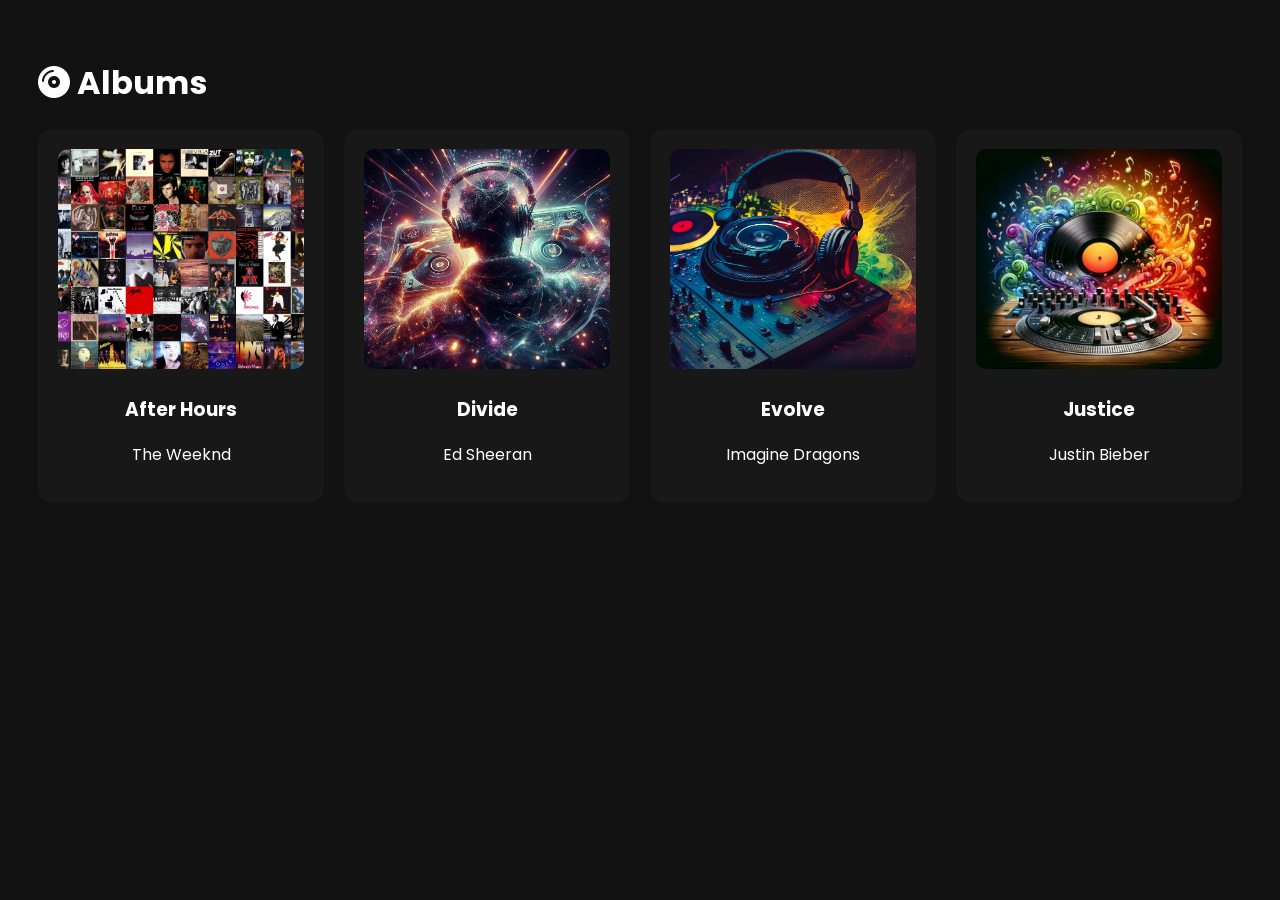
<file: albums.html>
<!DOCTYPE html>
<html lang="en">
<head>
<meta charset="UTF-8">
<meta name="viewport" content="width=device-width, initial-scale=1.0">
<title>Albums</title>

<link rel="stylesheet" href="css/albums.css">
<link rel="stylesheet" href="https://cdnjs.cloudflare.com/ajax/libs/font-awesome/6.5.2/css/all.min.css">
<link href="https://fonts.googleapis.com/css2?family=Poppins:wght@300;400;500;600&display=swap" rel="stylesheet">
</head>

<body>

<div class="container">

<h1><i class="fa-solid fa-compact-disc"></i> Albums</h1>

<div class="album-grid">

<div class="album-card">
<img src="images/album1.jpg">
<h3>After Hours</h3>
<p>The Weeknd</p>
</div>

<div class="album-card">
<img src="images/album2.jpg">
<h3>Divide</h3>
<p>Ed Sheeran</p>
</div>

<div class="album-card">
<img src="images/album3.jpg">
<h3>Evolve</h3>
<p>Imagine Dragons</p>
</div>

<div class="album-card">
<img src="images/album4.jpg">
<h3>Justice</h3>
<p>Justin Bieber</p>
</div>

</div>

</div>

<script src="js/albums.js"></script>

</body>
</html>
</file>
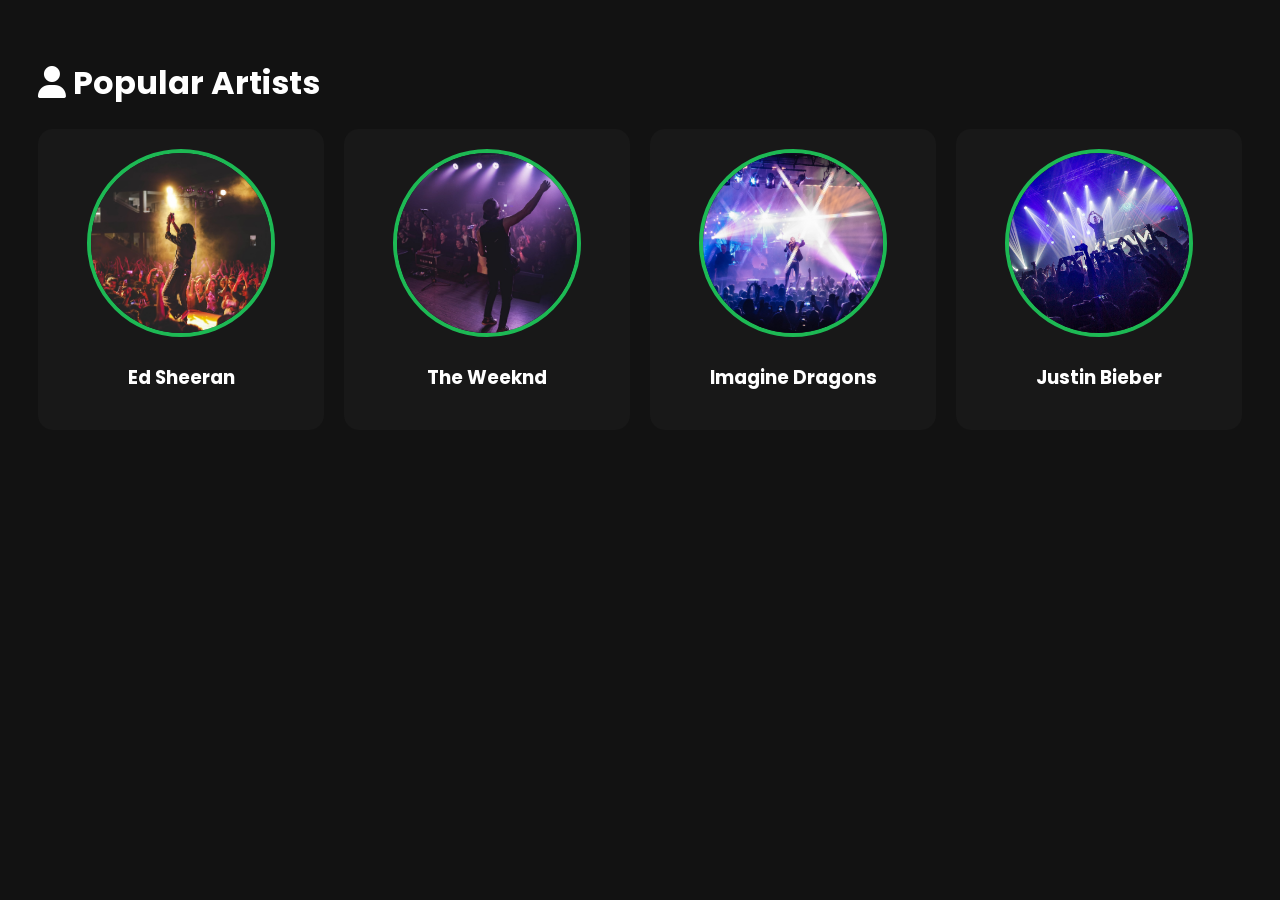
<file: artists.html>
<!DOCTYPE html>
<html lang="en">
<head>

<meta charset="UTF-8">

<meta name="viewport" content="width=device-width, initial-scale=1.0">

<title>Artists</title>

<link rel="stylesheet" href="css/artists.css">

<link rel="stylesheet" href="https://cdnjs.cloudflare.com/ajax/libs/font-awesome/6.5.2/css/all.min.css">

<link href="https://fonts.googleapis.com/css2?family=Poppins:wght@300;400;500;600&display=swap" rel="stylesheet">

</head>

<body>

<div class="container">

<h1><i class="fa-solid fa-user"></i> Popular Artists</h1>

<div class="artist-grid">

<div class="artist-card">

<img src="images/artist1.jpg">

<h3>Ed Sheeran</h3>

</div>

<div class="artist-card">

<img src="images/artist2.jpg">

<h3>The Weeknd</h3>

</div>

<div class="artist-card">

<img src="images/artist3.jpg">

<h3>Imagine Dragons</h3>

</div>

<div class="artist-card">

<img src="images/artist4.jpg">

<h3>Justin Bieber</h3>

</div>

</div>

</div>

<script src="js/artists.js"></script>

</body>
</html>
</file>
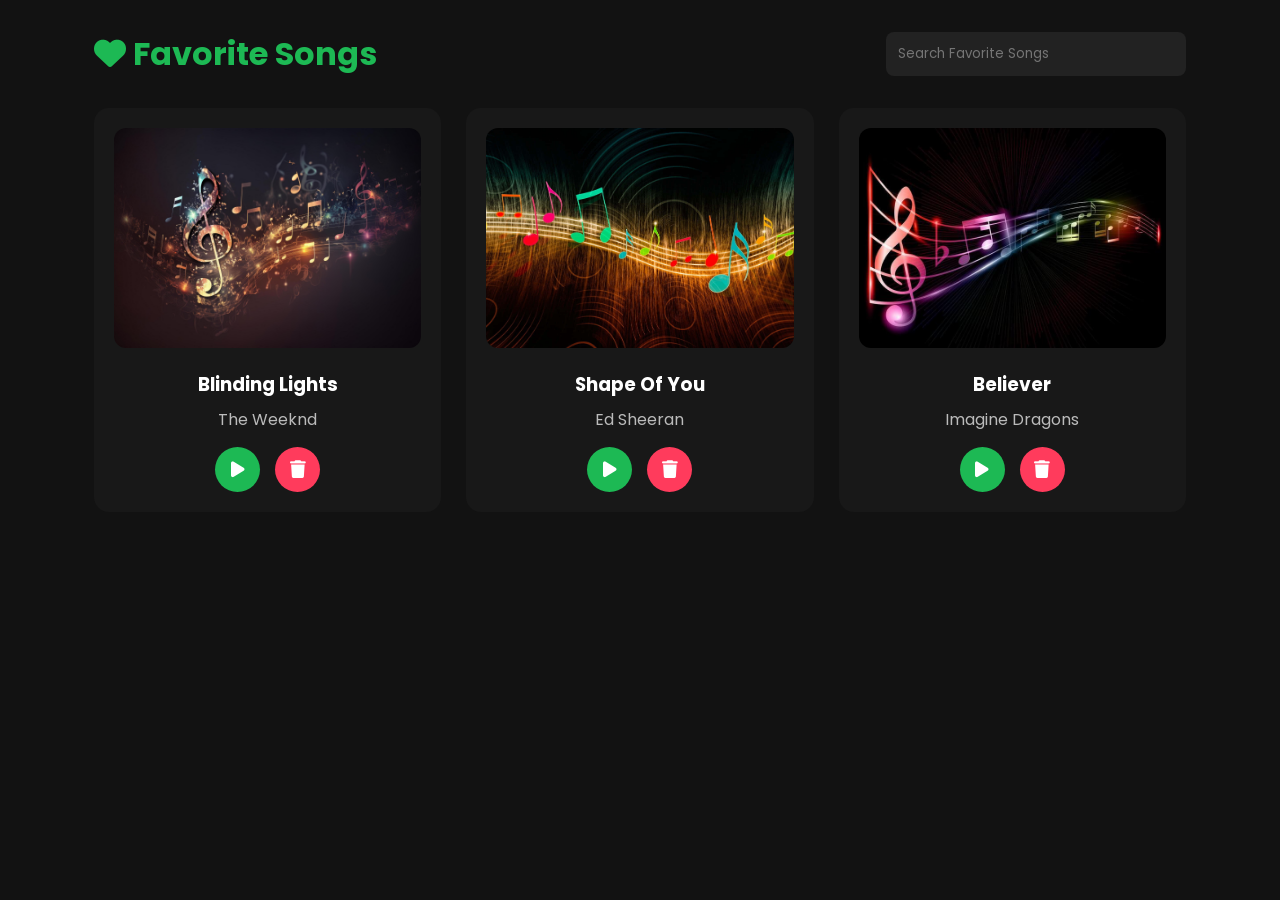
<file: favorites.html>
<!DOCTYPE html>
<html lang="en">
<head>
<meta charset="UTF-8">
<meta name="viewport" content="width=device-width, initial-scale=1.0">

<title>Favorite Songs</title>

<link rel="stylesheet" href="css/favorites.css">

<link rel="stylesheet"
href="https://cdnjs.cloudflare.com/ajax/libs/font-awesome/6.5.2/css/all.min.css">

<link href="https://fonts.googleapis.com/css2?family=Poppins:wght@300;400;500;600&display=swap" rel="stylesheet">
</head>

<body>

<div class="container">

<header>

<h1>
<i class="fa-solid fa-heart"></i>
Favorite Songs
</h1>

<input
type="text"
id="searchFavorite"
placeholder="Search Favorite Songs">

</header>

<div class="favorite-grid" id="favoriteGrid">

</div>

</div>

<script src="js/favorites.js"></script>

</body>
</html>
</file>
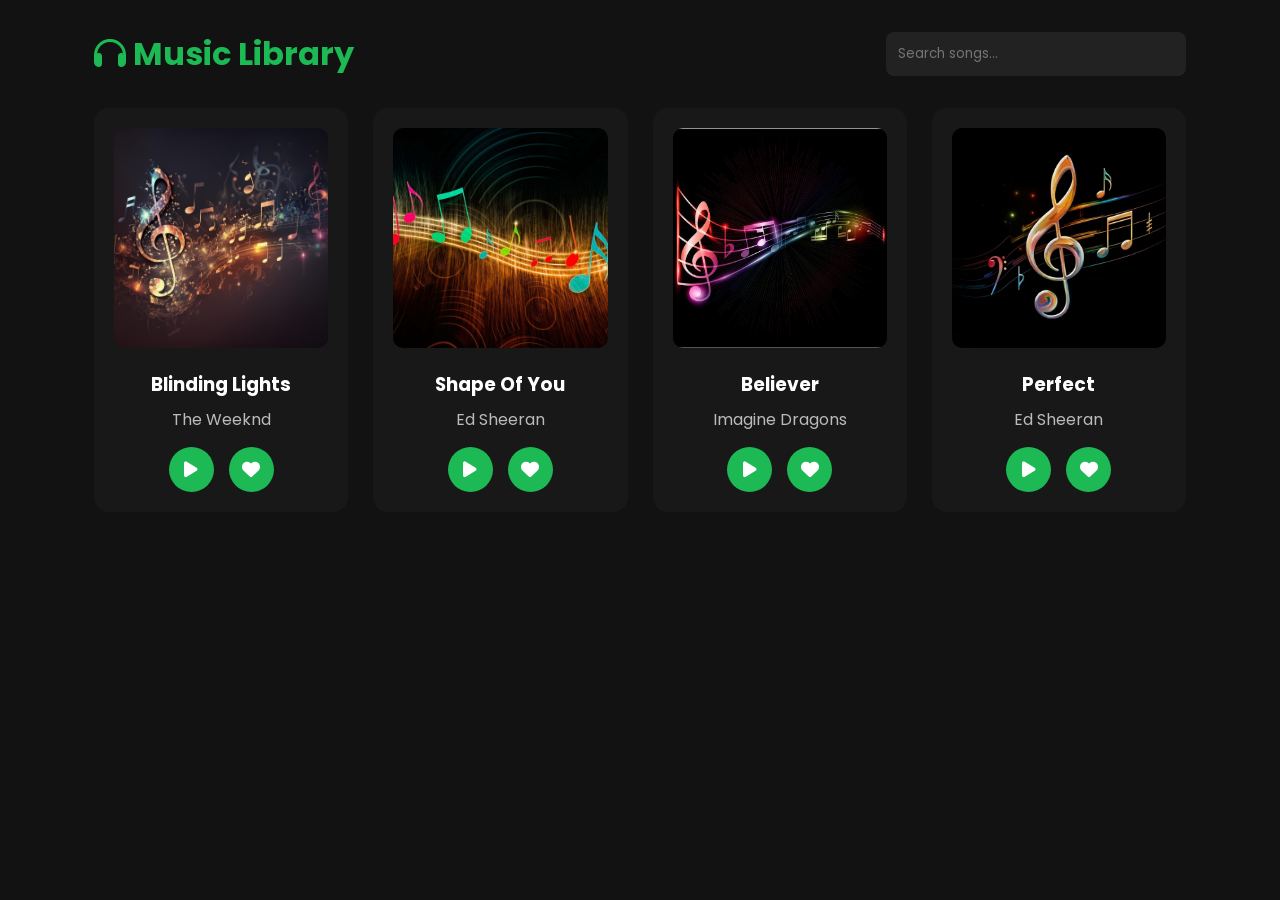
<file: library.html>
<!DOCTYPE html>
<html lang="en">
<head>
<meta charset="UTF-8">
<meta name="viewport" content="width=device-width, initial-scale=1.0">

<title>Music Library</title>

<link rel="stylesheet" href="css/library.css">

<link rel="stylesheet"
href="https://cdnjs.cloudflare.com/ajax/libs/font-awesome/6.5.2/css/all.min.css">

<link href="https://fonts.googleapis.com/css2?family=Poppins:wght@300;400;500;600&display=swap" rel="stylesheet">

</head>

<body>

<div class="container">

<header>

<h1><i class="fa-solid fa-headphones"></i> Music Library</h1>

<input
type="text"
id="searchSong"
placeholder="Search songs...">

</header>

<div class="song-grid" id="songGrid">

<div class="song-card">

<img src="images/song1.jpg">

<h3>Blinding Lights</h3>

<p>The Weeknd</p>

<div class="buttons">

<button class="play">
<i class="fa-solid fa-play"></i>
</button>

<button class="fav">
<i class="fa-solid fa-heart"></i>
</button>

</div>

</div>

<div class="song-card">

<img src="images/song2.jpg">

<h3>Shape Of You</h3>

<p>Ed Sheeran</p>

<div class="buttons">

<button class="play">
<i class="fa-solid fa-play"></i>
</button>

<button class="fav">
<i class="fa-solid fa-heart"></i>
</button>

</div>

</div>

<div class="song-card">

<img src="images/song3.jpg">

<h3>Believer</h3>

<p>Imagine Dragons</p>

<div class="buttons">

<button class="play">
<i class="fa-solid fa-play"></i>
</button>

<button class="fav">
<i class="fa-solid fa-heart"></i>
</button>

</div>

</div>

<div class="song-card">

<img src="images/song4.jpg">

<h3>Perfect</h3>

<p>Ed Sheeran</p>

<div class="buttons">

<button class="play">
<i class="fa-solid fa-play"></i>
</button>

<button class="fav">
<i class="fa-solid fa-heart"></i>
</button>

</div>

</div>

</div>

</div>

<script src="js/library.js"></script>

</body>
</html>
</file>
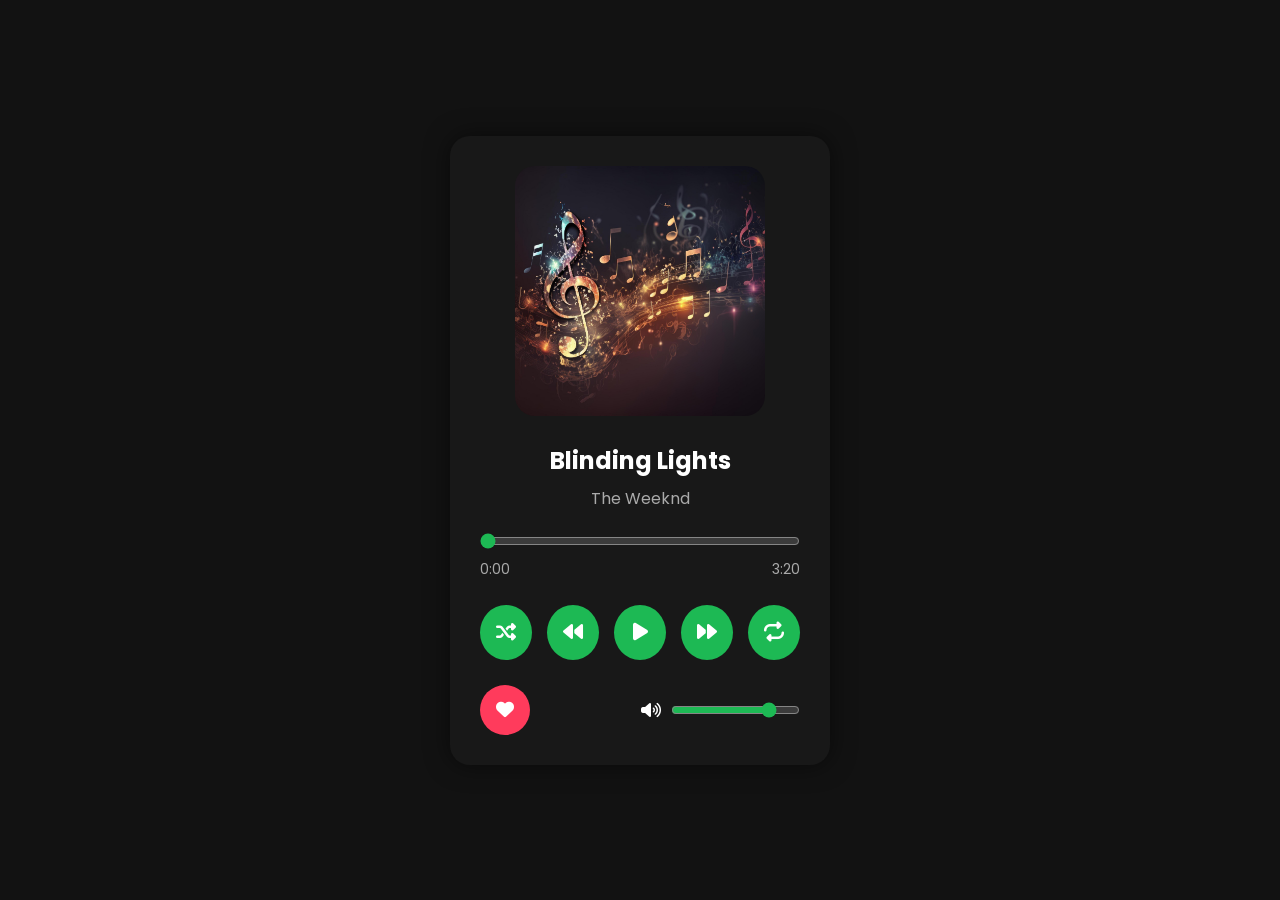
<file: nowplaying.html>
<!DOCTYPE html>
<html lang="en">
<head>
<meta charset="UTF-8">
<meta name="viewport" content="width=device-width, initial-scale=1.0">

<title>Now Playing</title>

<link rel="stylesheet" href="css/nowplaying.css">

<link rel="stylesheet"
href="https://cdnjs.cloudflare.com/ajax/libs/font-awesome/6.5.2/css/all.min.css">

<link href="https://fonts.googleapis.com/css2?family=Poppins:wght@300;400;500;600&display=swap" rel="stylesheet">
</head>

<body>

<div class="player">

    <img src="images/song1.jpg" id="cover">

    <h2 id="title">Blinding Lights</h2>

    <p id="artist">The Weeknd</p>

    <input
    type="range"
    id="progress"
    value="0"
    min="0"
    max="100">

    <div class="time">

        <span>0:00</span>

        <span>3:20</span>

    </div>

    <div class="controls">

        <button id="shuffle">
            <i class="fa-solid fa-shuffle"></i>
        </button>

        <button id="prev">
            <i class="fa-solid fa-backward"></i>
        </button>

        <button id="play">
            <i class="fa-solid fa-play"></i>
        </button>

        <button id="next">
            <i class="fa-solid fa-forward"></i>
        </button>

        <button id="repeat">
            <i class="fa-solid fa-repeat"></i>
        </button>

    </div>

    <div class="bottom">

        <button id="favorite">
            <i class="fa-solid fa-heart"></i>
        </button>

        <div class="volume">

            <i class="fa-solid fa-volume-high"></i>

            <input
            type="range"
            id="volume"
            min="0"
            max="100"
            value="80">

        </div>

    </div>

</div>

<script src="js/nowplaying.js"></script>

<audio id="audio"></audio>

</body>
</html>
</file>
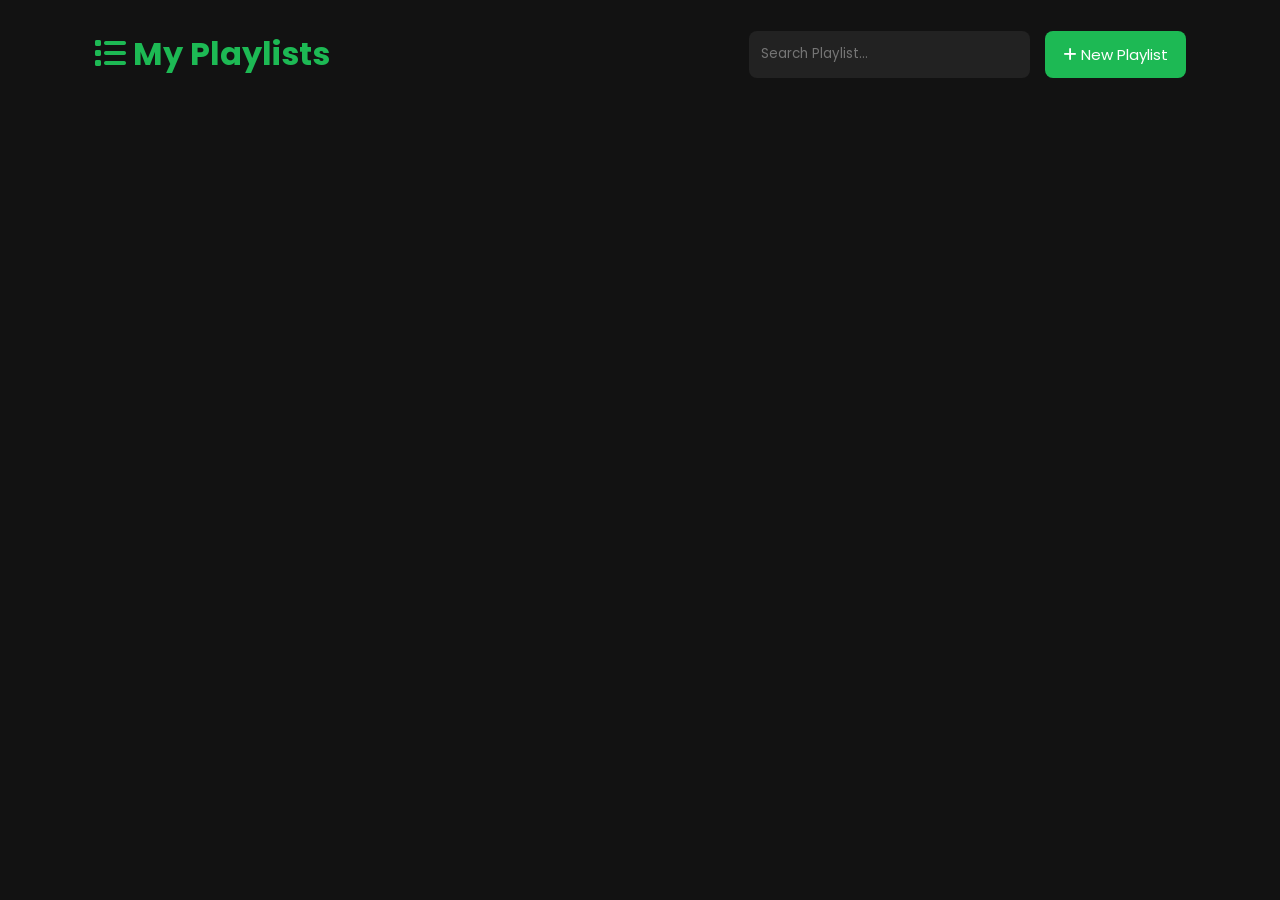
<file: playlists.html>
<!DOCTYPE html>
<html lang="en">
<head>
<meta charset="UTF-8">
<meta name="viewport" content="width=device-width, initial-scale=1.0">

<title>Playlists</title>

<link rel="stylesheet" href="css/playlists.css">

<link rel="stylesheet"
href="https://cdnjs.cloudflare.com/ajax/libs/font-awesome/6.5.2/css/all.min.css">

<link href="https://fonts.googleapis.com/css2?family=Poppins:wght@300;400;500;600&display=swap" rel="stylesheet">
</head>

<body>

<div class="container">

<header>

<h1>
<i class="fa-solid fa-list"></i>
My Playlists
</h1>

<div class="top-bar">

<input
type="text"
id="searchPlaylist"
placeholder="Search Playlist...">

<button id="addPlaylistBtn">
<i class="fa-solid fa-plus"></i>
New Playlist
</button>

</div>

</header>

<div class="playlist-grid" id="playlistGrid">

</div>

</div>

<!-- Modal -->

<div class="modal" id="playlistModal">

<div class="modal-content">

<span class="close">&times;</span>

<h2>Create Playlist</h2>

<form id="playlistForm">

<input
type="text"
id="playlistName"
placeholder="Playlist Name"
required>

<button type="submit">
Save Playlist
</button>

</form>

</div>

</div>

<script src="js/playlists.js"></script>

</body>
</html>
</file>
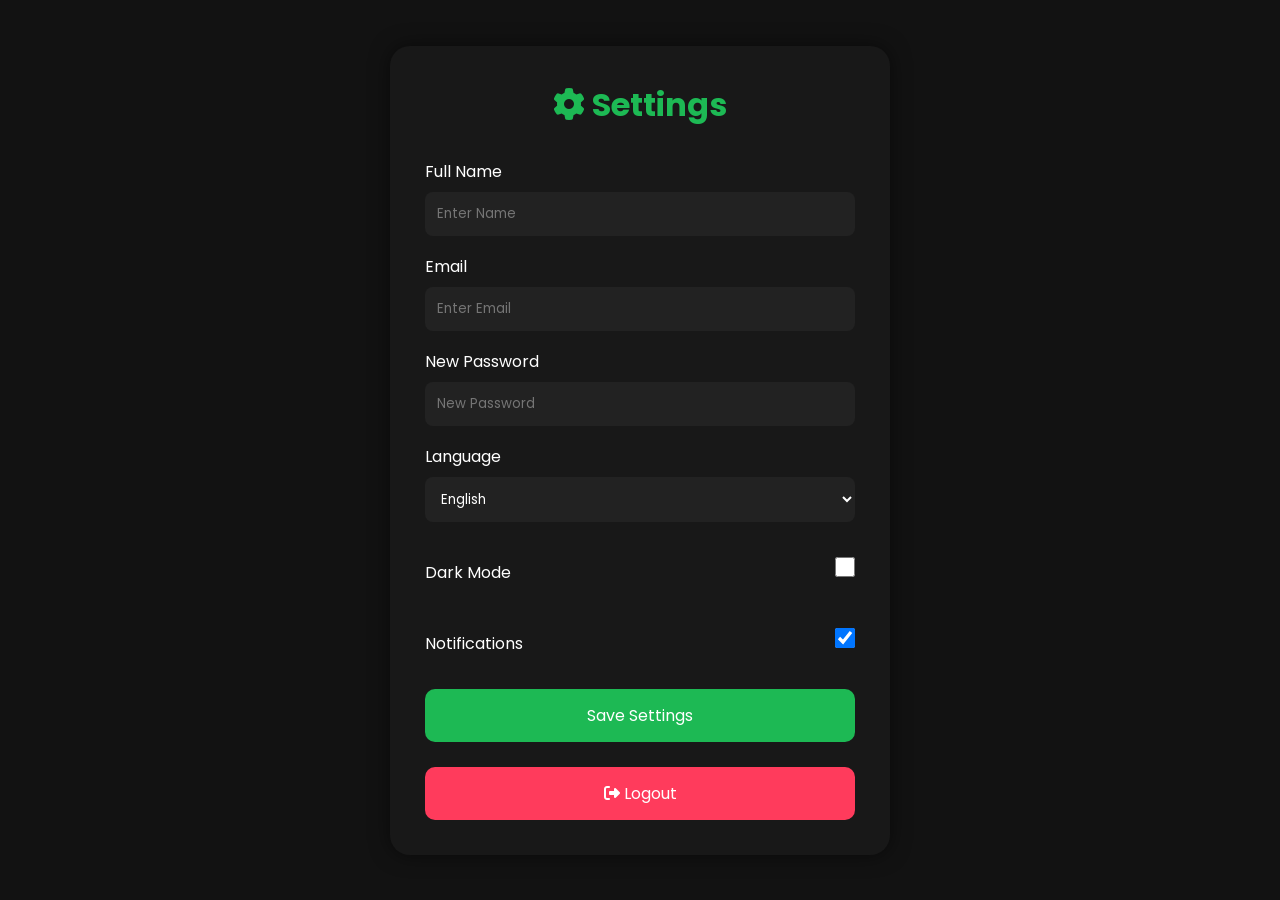
<file: settings.html>
<!DOCTYPE html>
<html lang="en">
<head>
<meta charset="UTF-8">
<meta name="viewport" content="width=device-width, initial-scale=1.0">

<title>Settings</title>

<link rel="stylesheet" href="css/settings.css">

<link rel="stylesheet"
href="https://cdnjs.cloudflare.com/ajax/libs/font-awesome/6.5.2/css/all.min.css">

<link href="https://fonts.googleapis.com/css2?family=Poppins:wght@300;400;500;600&display=swap" rel="stylesheet">
</head>

<body>

<div class="container">

<h1><i class="fa-solid fa-gear"></i> Settings</h1>

<div class="settings-box">

<form id="settingsForm">

<label>Full Name</label>
<input type="text" id="name" placeholder="Enter Name">

<label>Email</label>
<input type="email" id="email" placeholder="Enter Email">

<label>New Password</label>
<input type="password" id="password" placeholder="New Password">

<label>Language</label>

<select id="language">
<option>English</option>
<option>Hindi</option>
<option>Kannada</option>
<option>Telugu</option>
</select>

<div class="toggle">

<label>Dark Mode</label>

<input type="checkbox" id="darkMode">

</div>

<div class="toggle">

<label>Notifications</label>

<input type="checkbox" id="notification" checked>

</div>

<button type="submit">
Save Settings
</button>

</form>

<button id="logoutBtn">
<i class="fa-solid fa-right-from-bracket"></i>
Logout
</button>

</div>

</div>

<script src="js/settings.js"></script>

</body>
</html>
</file>
<file: css/albums.css>
body{
background:#121212;
color:white;
font-family:Poppins,sans-serif;
}

.container{
padding:30px;
}

.album-grid{
display:grid;
grid-template-columns:repeat(auto-fit,minmax(220px,1fr));
gap:20px;
}

.album-card{
background:#181818;
padding:20px;
border-radius:15px;
text-align:center;
}

.album-card img{
width:100%;
height:220px;
border-radius:10px;
object-fit:cover;
}
</file>
<file: css/artists.css>
body{
background:#121212;
color:white;
font-family:Poppins,sans-serif;
}

.container{
padding:30px;
}

.artist-grid{
display:grid;
grid-template-columns:repeat(auto-fit,minmax(220px,1fr));
gap:20px;
}

.artist-card{
background:#181818;
padding:20px;
border-radius:15px;
text-align:center;
}

.artist-card img{
width:180px;
height:180px;
border-radius:50%;
object-fit:cover;
border:4px solid #1DB954;
}
</file>
<file: css/favorites.css>
*{
margin:0;
padding:0;
box-sizing:border-box;
font-family:'Poppins',sans-serif;
}

body{
background:#121212;
color:white;
}

.container{
width:90%;
margin:auto;
padding:30px;
}

header{
display:flex;
justify-content:space-between;
align-items:center;
margin-bottom:30px;
flex-wrap:wrap;
gap:20px;
}

header h1{
color:#1DB954;
}

header input{
width:300px;
padding:12px;
border:none;
border-radius:8px;
outline:none;
background:#222;
color:white;
}

.favorite-grid{
display:grid;
grid-template-columns:repeat(auto-fit,minmax(250px,1fr));
gap:25px;
}

.song-card{
background:#181818;
padding:20px;
border-radius:15px;
text-align:center;
transition:.3s;
}

.song-card:hover{
transform:translateY(-8px);
}

.song-card img{
width:100%;
height:220px;
object-fit:cover;
border-radius:12px;
margin-bottom:15px;
}

.song-card h3{
margin-bottom:8px;
}

.song-card p{
color:#bbb;
margin-bottom:15px;
}

.actions{
display:flex;
justify-content:center;
gap:15px;
}

.play-btn,
.remove-btn{
width:45px;
height:45px;
border:none;
border-radius:50%;
cursor:pointer;
color:white;
font-size:18px;
transition:.3s;
}

.play-btn{
background:#1DB954;
}

.remove-btn{
background:#ff3b5c;
}

.play-btn:hover,
.remove-btn:hover{
transform:scale(1.1);
}

.empty{
text-align:center;
margin-top:80px;
font-size:22px;
color:#aaa;
}

@media(max-width:768px){

header{
flex-direction:column;
}

header input{
width:100%;
}

}
</file>
<file: css/library.css>
*{
margin:0;
padding:0;
box-sizing:border-box;
font-family:'Poppins',sans-serif;
}

body{
background:#121212;
color:white;
}

.container{
width:90%;
margin:auto;
padding:30px;
}

header{
display:flex;
justify-content:space-between;
align-items:center;
margin-bottom:30px;
}

header h1{
color:#1DB954;
}

header input{
width:300px;
padding:12px;
border:none;
border-radius:8px;
outline:none;
background:#222;
color:white;
}

.song-grid{
display:grid;
grid-template-columns:repeat(auto-fit,minmax(230px,1fr));
gap:25px;
}

.song-card{
background:#181818;
padding:20px;
border-radius:15px;
text-align:center;
transition:.3s;
}

.song-card:hover{
transform:translateY(-8px);
}

.song-card img{
width:100%;
height:220px;
object-fit:cover;
border-radius:10px;
margin-bottom:15px;
}

.song-card h3{
margin-bottom:8px;
}

.song-card p{
color:#bbb;
margin-bottom:15px;
}

.buttons{
display:flex;
justify-content:center;
gap:15px;
}

button{
width:45px;
height:45px;
border:none;
border-radius:50%;
cursor:pointer;
background:#1DB954;
color:white;
font-size:18px;
transition:.3s;
}

button:hover{
background:#16a34a;
transform:scale(1.1);
}

.fav.active{
background:#ff3b5c;
}

@media(max-width:768px){

header{
flex-direction:column;
gap:20px;
}

header input{
width:100%;
}

}
</file>
<file: css/nowplaying.css>
*{
margin:0;
padding:0;
box-sizing:border-box;
font-family:'Poppins',sans-serif;
}

body{
background:#121212;
display:flex;
justify-content:center;
align-items:center;
height:100vh;
color:white;
}

.player{

width:380px;

background:#181818;

padding:30px;

border-radius:20px;

text-align:center;

box-shadow:0 0 25px rgba(0,0,0,.5);

}

.player img{

width:250px;

height:250px;

object-fit:cover;

border-radius:20px;

margin-bottom:20px;

}

.player h2{

margin-bottom:8px;

}

.player p{

color:#aaa;

margin-bottom:20px;

}

#progress{

width:100%;

accent-color:#1DB954;

margin-bottom:10px;

cursor:pointer;

}

.time{

display:flex;

justify-content:space-between;

margin-bottom:25px;

font-size:14px;

color:#aaa;

}

.controls{

display:flex;

justify-content:center;

gap:15px;

margin-bottom:25px;

}

.controls button{

width:55px;

height:55px;

border:none;

border-radius:50%;

background:#1DB954;

color:white;

font-size:20px;

cursor:pointer;

transition:.3s;

}

.controls button:hover{

transform:scale(1.1);

background:#16a34a;

}

.bottom{

display:flex;

justify-content:space-between;

align-items:center;

}

#favorite{

width:50px;

height:50px;

border:none;

border-radius:50%;

background:#ff3b5c;

color:white;

cursor:pointer;

font-size:18px;

}

.volume{

display:flex;

align-items:center;

gap:10px;

}

#volume{

accent-color:#1DB954;

}

@media(max-width:500px){

.player{

width:95%;

}

.player img{

width:220px;

height:220px;

}

}
</file>
<file: css/playlists.css>
*{
margin:0;
padding:0;
box-sizing:border-box;
font-family:'Poppins',sans-serif;
}

body{
background:#121212;
color:white;
}

.container{
width:90%;
margin:auto;
padding:30px;
}

header{
display:flex;
justify-content:space-between;
align-items:center;
margin-bottom:30px;
flex-wrap:wrap;
gap:15px;
}

h1{
color:#1DB954;
}

.top-bar{
display:flex;
gap:15px;
}

input{
padding:12px;
border:none;
border-radius:8px;
outline:none;
background:#222;
color:white;
}

button{
padding:12px 18px;
border:none;
border-radius:8px;
background:#1DB954;
color:white;
cursor:pointer;
font-size:15px;
transition:.3s;
}

button:hover{
background:#169c46;
}

.playlist-grid{
display:grid;
grid-template-columns:repeat(auto-fit,minmax(250px,1fr));
gap:20px;
}

.playlist-card{
background:#181818;
padding:20px;
border-radius:15px;
text-align:center;
transition:.3s;
}

.playlist-card:hover{
transform:translateY(-5px);
}

.playlist-card i{
font-size:60px;
color:#1DB954;
margin-bottom:15px;
}

.playlist-card h3{
margin-bottom:10px;
}

.actions{
margin-top:15px;
display:flex;
justify-content:center;
gap:10px;
}

.edit{
background:#3498db;
}

.delete{
background:#e74c3c;
}

.modal{
display:none;
position:fixed;
left:0;
top:0;
width:100%;
height:100%;
background:rgba(0,0,0,.6);
justify-content:center;
align-items:center;
}

.modal-content{
background:#181818;
padding:30px;
border-radius:15px;
width:350px;
}

.modal-content h2{
margin-bottom:20px;
}

.modal-content input{
width:100%;
margin-bottom:20px;
}

.close{
float:right;
font-size:25px;
cursor:pointer;
}
</file>
<file: css/settings.css>
*{
margin:0;
padding:0;
box-sizing:border-box;
font-family:'Poppins',sans-serif;
}

body{
background:#121212;
color:white;
display:flex;
justify-content:center;
align-items:center;
min-height:100vh;
}

.container{
width:500px;
background:#181818;
padding:35px;
border-radius:20px;
box-shadow:0 0 20px rgba(0,0,0,.5);
}

h1{
text-align:center;
color:#1DB954;
margin-bottom:30px;
}

.settings-box label{
display:block;
margin-top:18px;
margin-bottom:8px;
}

.settings-box input,
.settings-box select{
width:100%;
padding:12px;
border:none;
border-radius:8px;
background:#222;
color:white;
outline:none;
}

.toggle{
display:flex;
justify-content:space-between;
align-items:center;
margin-top:20px;
}

.toggle input{
width:20px;
height:20px;
cursor:pointer;
}

button{
width:100%;
padding:14px;
margin-top:25px;
border:none;
border-radius:10px;
background:#1DB954;
color:white;
font-size:16px;
cursor:pointer;
transition:.3s;
}

button:hover{
background:#169c46;
}

#logoutBtn{
background:#ff3b5c;
}

#logoutBtn:hover{
background:#d62847;
}

.light-mode{
background:#f5f5f5;
color:#222;
}

.light-mode .container{
background:white;
color:#222;
}

.light-mode input,
.light-mode select{
background:#eee;
color:#222;
}

@media(max-width:600px){

.container{
width:95%;
padding:25px;
}

}
</file>
